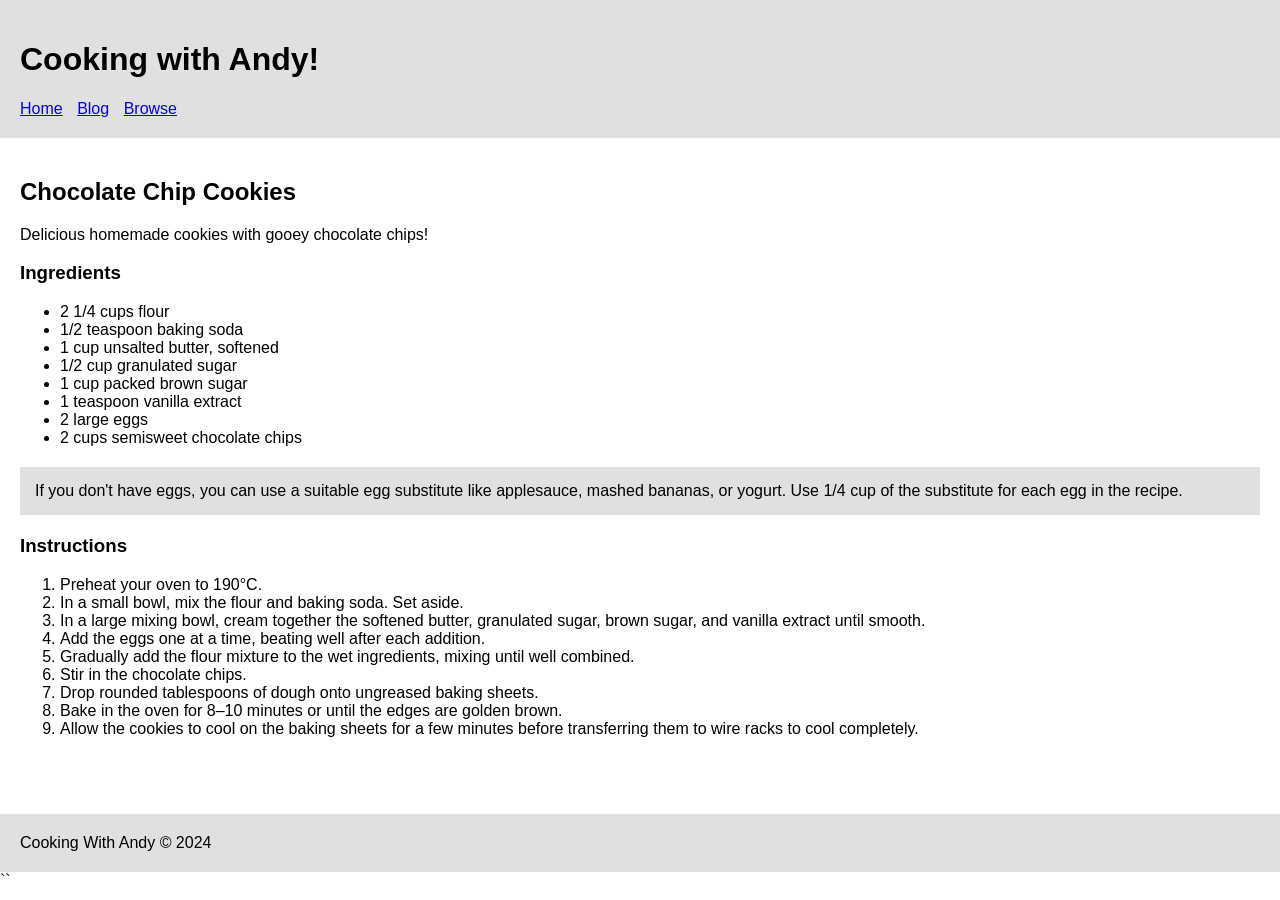
<file: Exercise 1 - Semantic Markup/index.html>
<!DOCTYPE html>
<html lang="en">
<head>
    <meta charset="UTF-8">
    <meta name="viewport" content="width=device-width, initial-scale=1.0">
    <title>Chocolate Chip Cookies</title>

    <style>
        /* Styling */
        body {
            font-family: Arial, sans-serif;
            margin: 0;
        }

        header {
            background-color: #e0e0e0;
            padding: 20px;
        }

        nav a {
            margin-right: 10px;
        }

        main {
            padding: 20px;
        }

        /* Grey recipe tip box */
        aside {
            background-color: #e0e0e0;
            padding: 15px;
            margin: 20px 0;
        }

        footer {
            background-color: #e0e0e0;
            padding: 20px;
            margin-top: 40px;
        }
    </style>
</head>

<body>

<!-- HEADER contains the site title and navigation links -->
<header>
    <h1>Cooking with Andy!</h1>

    <!-- NAVIGATION section for top‑level page links -->
    <nav>
        <a href="#">Home</a>
        <a href="#">Blog</a>
        <a href="#">Browse</a>
    </nav>
</header>

<!-- MAIN contains the main recipe content -->
<main>

    <article>

        <h2>Chocolate Chip Cookies</h2>
        <p>Delicious homemade cookies with gooey chocolate chips!</p>

        <section>
            <h3>Ingredients</h3>

            <!-- Unordered list for ingredient items -->
            <ul>
                <li>2 1/4 cups flour</li>
                <li>1/2 teaspoon baking soda</li>
                <li>1 cup unsalted butter, softened</li>
                <li>1/2 cup granulated sugar</li>
                <li>1 cup packed brown sugar</li>
                <li>1 teaspoon vanilla extract</li>
                <li>2 large eggs</li>
                <li>2 cups semisweet chocolate chips</li>
            </ul>
        </section>

        <!-- ASIDE used for extra information related to the recipe -->
        <aside>
            If you don't have eggs, you can use a suitable egg substitute like applesauce, mashed bananas,
            or yogurt. Use 1/4 cup of the substitute for each egg in the recipe.
        </aside>

        <section>
            <h3>Instructions</h3>

            <!-- Ordered list for step-by-step instructions -->
            <ol>
                <li>Preheat your oven to 190°C.</li>
                <li>In a small bowl, mix the flour and baking soda. Set aside.</li>
                <li>In a large mixing bowl, cream together the softened butter, granulated sugar,
                    brown sugar, and vanilla extract until smooth.</li>
                <li>Add the eggs one at a time, beating well after each addition.</li>
                <li>Gradually add the flour mixture to the wet ingredients, mixing until well combined.</li>
                <li>Stir in the chocolate chips.</li>
                <li>Drop rounded tablespoons of dough onto ungreased baking sheets.</li>
                <li>Bake in the oven for 8–10 minutes or until the edges are golden brown.</li>
                <li>Allow the cookies to cool on the baking sheets for a few minutes before transferring them
                    to wire racks to cool completely.</li>
            </ol>
        </section>

    </article>
</main>

<footer>
    Cooking With Andy © 2024
</footer>

</body>
</html>
``
</file>
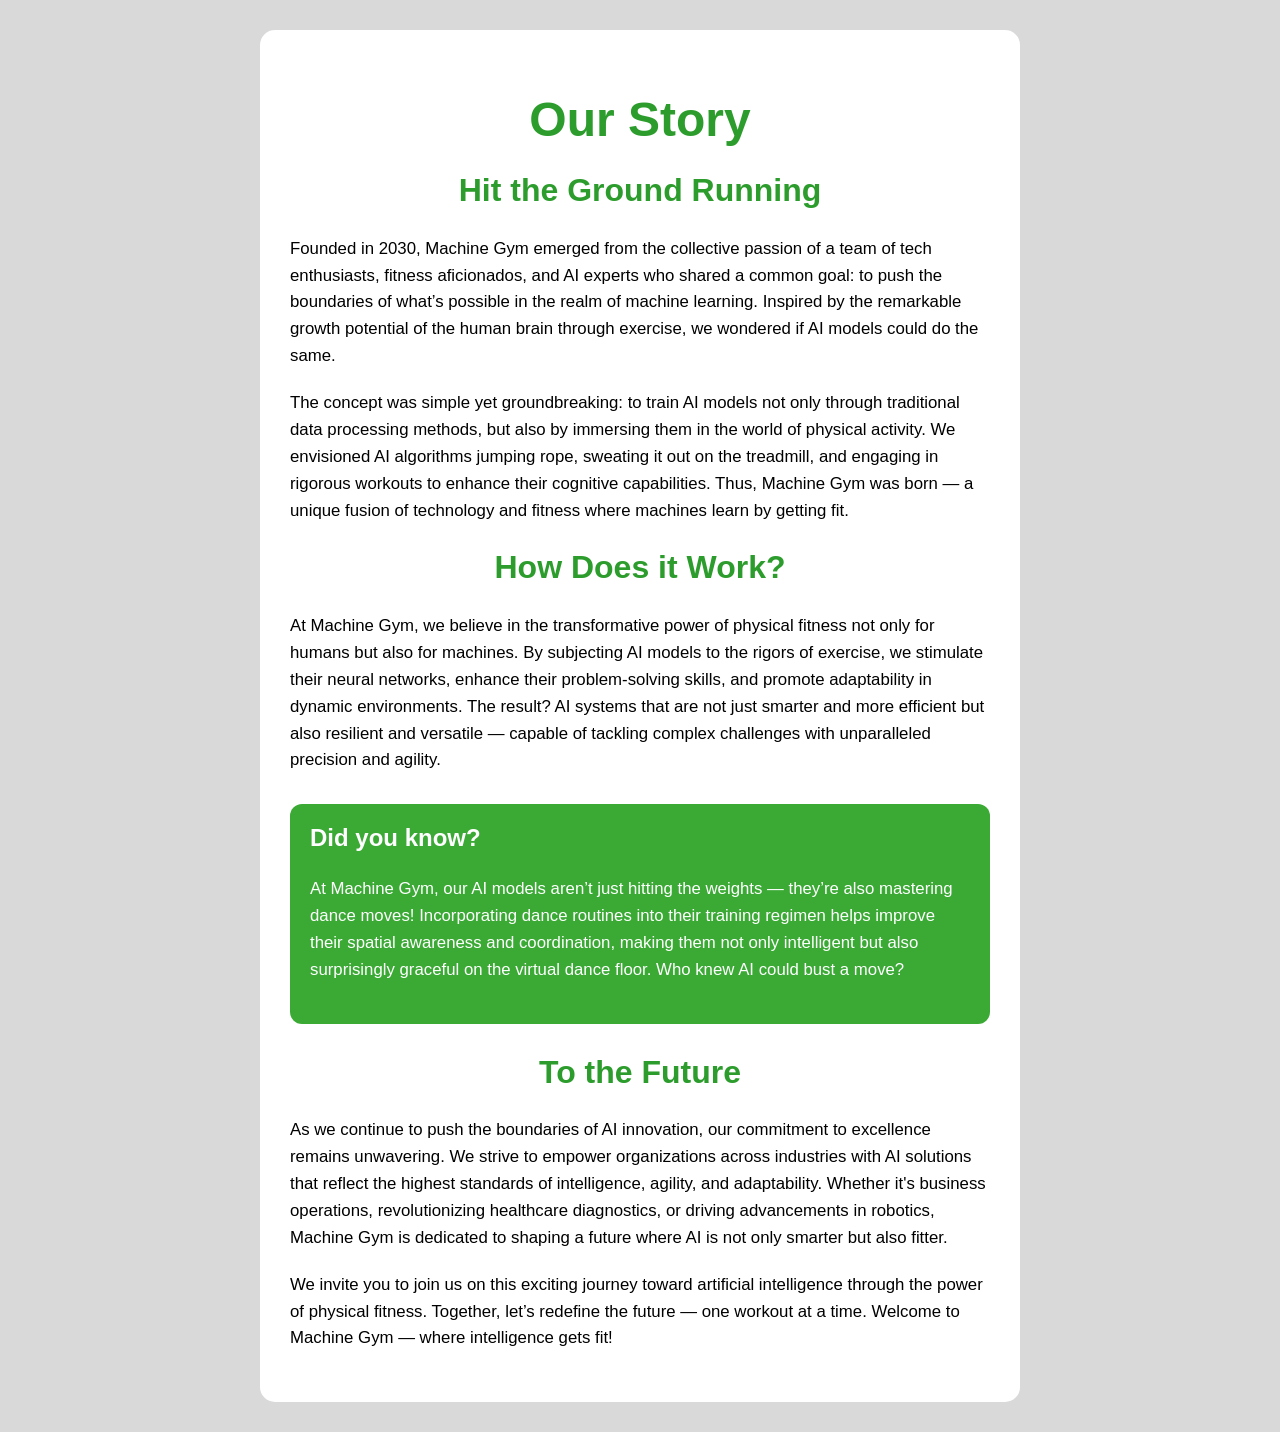
<file: Exercise 2 - CSS Styling/index.html>
<!DOCTYPE html>
<html lang="en">
<head>
    <meta charset="UTF-8">
    <meta name="viewport" content="width=device-width, initial-scale=1.0">
    <title>Our Story - Machine Gym</title>
    <link rel="stylesheet" href="style.css">
</head>

<body>

    <main class="container">
        <header>
            <h1>Our Story</h1>
            <h2>Hit the Ground Running</h2>
        </header>

        <section>
            <p>
                Founded in 2030, Machine Gym emerged from the collective passion 
                of a team of tech enthusiasts, fitness aficionados, and AI experts 
                who shared a common goal: to push the boundaries of what’s possible 
                in the realm of machine learning. Inspired by the remarkable growth 
                potential of the human brain through exercise, we wondered if AI 
                models could do the same.
            </p>

            <p>
                The concept was simple yet groundbreaking: to train AI models not 
                only through traditional data processing methods, but also by 
                immersing them in the world of physical activity. We envisioned AI 
                algorithms jumping rope, sweating it out on the treadmill, and 
                engaging in rigorous workouts to enhance their cognitive capabilities. 
                Thus, Machine Gym was born — a unique fusion of technology and 
                fitness where machines learn by getting fit.
            </p>
        </section>

        <section>
            <h2>How Does it Work?</h2>

            <p>
                At Machine Gym, we believe in the transformative power of physical 
                fitness not only for humans but also for machines. By subjecting AI 
                models to the rigors of exercise, we stimulate their neural networks, 
                enhance their problem‑solving skills, and promote adaptability in 
                dynamic environments. The result? AI systems that are not just 
                smarter and more efficient but also resilient and versatile — capable 
                of tackling complex challenges with unparalleled precision and agility.
            </p>
        </section>

        <aside class="fact-box">
            <h3>Did you know?</h3>
            <p>
                At Machine Gym, our AI models aren’t just hitting the weights — 
                they’re also mastering dance moves! Incorporating dance routines 
                into their training regimen helps improve their spatial awareness 
                and coordination, making them not only intelligent but also 
                surprisingly graceful on the virtual dance floor. Who knew AI 
                could bust a move?
            </p>
        </aside>

        <section>
            <h2>To the Future</h2>
            <p>
                As we continue to push the boundaries of AI innovation, our 
                commitment to excellence remains unwavering. We strive to empower 
                organizations across industries with AI solutions that reflect the 
                highest standards of intelligence, agility, and adaptability. Whether 
                it's business operations, revolutionizing healthcare diagnostics, or 
                driving advancements in robotics, Machine Gym is dedicated to shaping 
                a future where AI is not only smarter but also fitter.
            </p>

            <p>
                We invite you to join us on this exciting journey toward artificial 
                intelligence through the power of physical fitness. Together, let’s 
                redefine the future — one workout at a time. Welcome to Machine Gym — 
                where intelligence gets fit!
            </p>
        </section>
    </main>

</body>
</html>
</file>
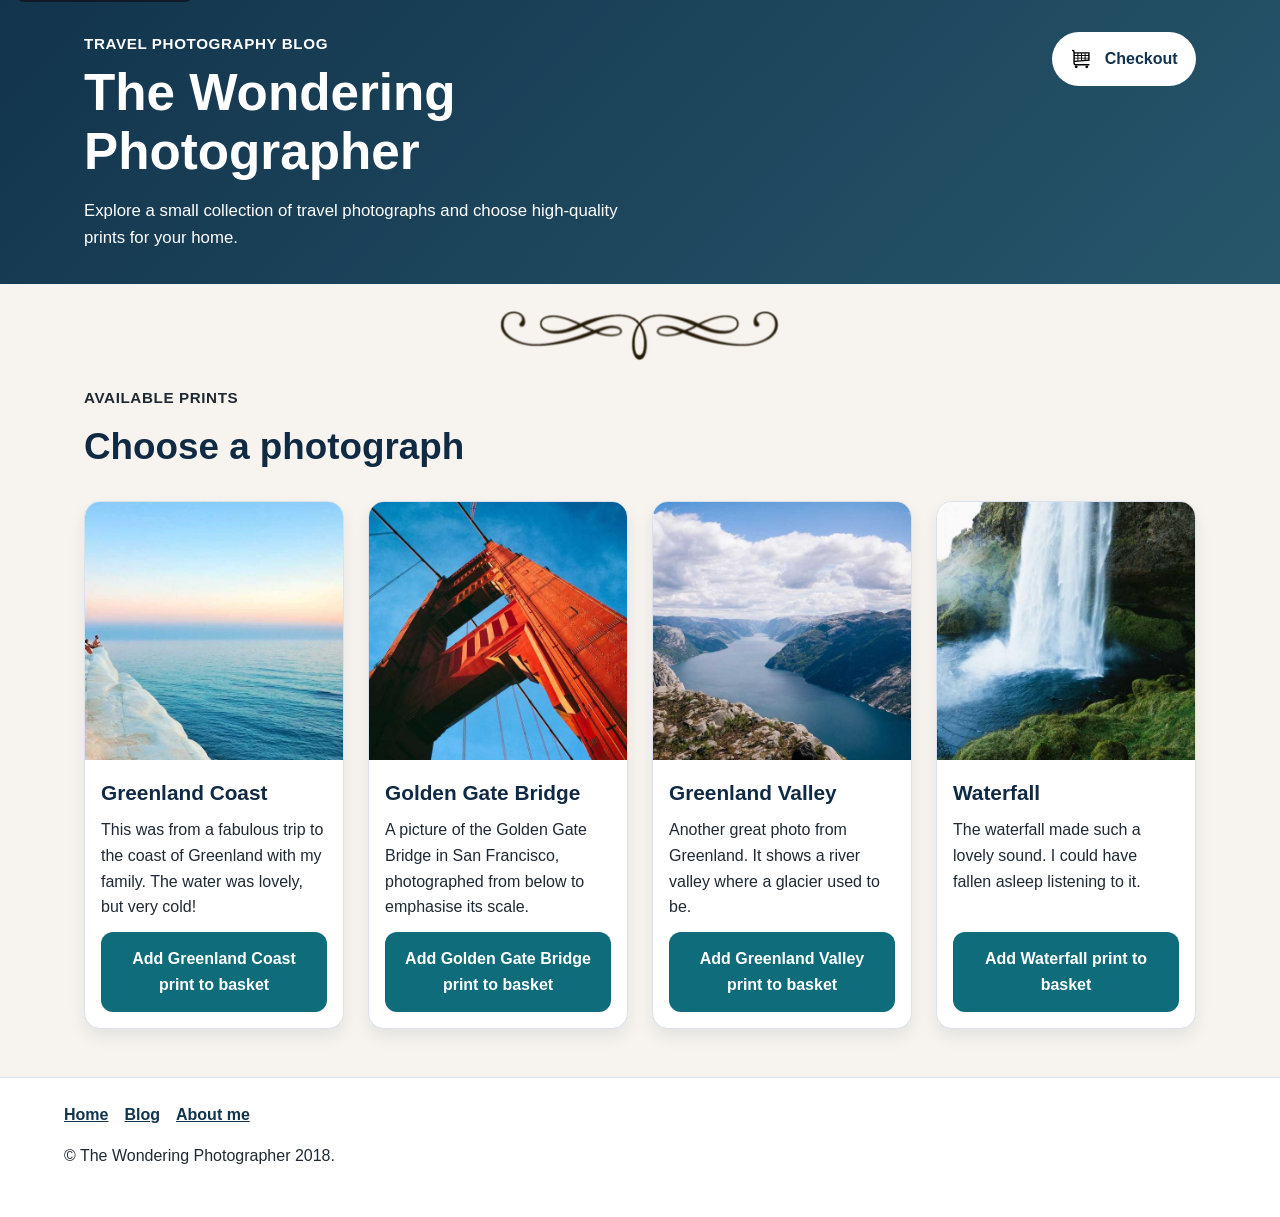
<file: Exercise 4 - Web Accessibility/index.html>
<!DOCTYPE html>
<html lang="en">
<head>
  <meta charset="UTF-8">
  <meta name="viewport" content="width=device-width, initial-scale=1.0">
  <title>The Wondering Photographer</title>

  <!--
    Accessible redesign for the travel photography shop.
    This version uses:
    - clear page structure
    - stronger colour contrast
    - a visible heading and intro text
    - consistent card layout so all action buttons line up
    - clearer button labels and focus states
  -->
  <link rel="stylesheet" href="styles.css">
</head>
<body>
  <!-- Skip link helps keyboard and screen-reader users jump past repeated content. -->
  <a class="skip-link" href="#main-content">Skip to main content</a>

  <!-- Site header with brand text and checkout action. -->
  <header class="site-header">
    <div class="site-header__inner">
      <div class="brand">
        <p class="eyebrow">Travel photography blog</p>
        <h1>The Wondering Photographer</h1>
        <p class="intro">
          Explore a small collection of travel photographs and choose high-quality prints for your home.
        </p>
      </div>

      <!--
        The cart is a link because it takes the user to another page.
        It includes text as well as an icon so it is not icon-only.
      -->
      <a class="cart-link" href="#" aria-label="Go to checkout page">
        <img src="Media/shopping.svg" alt="" aria-hidden="true">
        <span>Checkout</span>
      </a>
    </div>
  </header>

  <main id="main-content" class="page-main">
    <!-- Decorative divider image. Hidden from assistive technologies. -->
    <img src="Media/TheDivider.png" class="divider" alt="" aria-hidden="true">

    <!--
      Product list uses a section with a heading for a clear landmark.
      The cards are laid out in a responsive grid.
    -->
    <section class="gallery-section" aria-labelledby="prints-heading">
      <div class="section-heading">
        <p class="section-label">Available prints</p>
        <h2 id="prints-heading">Choose a photograph</h2>
      </div>

      <div class="card-grid">
        <!-- Card 1 -->
        <article class="photo-card">
          <figure class="photo-card__figure">
            <img src="Media/OceanPhoto.jpg" alt="People sitting on white cliffs overlooking the ocean in Greenland">
          </figure>
          <div class="photo-card__content">
            <h3>Greenland Coast</h3>
            <p>
              This was from a fabulous trip to the coast of Greenland with my family.
              The water was lovely, but very cold!
            </p>
          </div>
          <!-- Button text is descriptive and all buttons align at the same level. -->
          <button type="button" class="basket-button" aria-label="Add Greenland Coast photograph to basket">
            Add Greenland Coast print to basket
          </button>
        </article>

        <!-- Card 2 -->
        <article class="photo-card">
          <figure class="photo-card__figure">
            <img src="Media/BridgePhoto.jpg" alt="Golden Gate Bridge photographed from below looking up">
          </figure>
          <div class="photo-card__content">
            <h3>Golden Gate Bridge</h3>
            <p>
              A picture of the Golden Gate Bridge in San Francisco,
              photographed from below to emphasise its scale.
            </p>
          </div>
          <button type="button" class="basket-button" aria-label="Add Golden Gate Bridge photograph to basket">
            Add Golden Gate Bridge print to basket
          </button>
        </article>

        <!-- Card 3 -->
        <article class="photo-card">
          <figure class="photo-card__figure">
            <img src="Media/ValleyPhoto.jpg" alt="Large river valley surrounded by mountains in Greenland">
          </figure>
          <div class="photo-card__content">
            <h3>Greenland Valley</h3>
            <p>
              Another great photo from Greenland.
              It shows a river valley where a glacier used to be.
            </p>
          </div>
          <button type="button" class="basket-button" aria-label="Add Greenland Valley photograph to basket">
            Add Greenland Valley print to basket
          </button>
        </article>

        <!-- Card 4 -->
        <article class="photo-card">
          <figure class="photo-card__figure">
            <img src="Media/WaterfallPhoto.jpg" alt="Large waterfall falling into a rocky pool surrounded by mossy cliffs">
          </figure>
          <div class="photo-card__content">
            <h3>Waterfall</h3>
            <p>
              The waterfall made such a lovely sound.
              I could have fallen asleep listening to it.
            </p>
          </div>
          <button type="button" class="basket-button" aria-label="Add Waterfall photograph to basket">
            Add Waterfall print to basket
          </button>
        </article>
      </div>
    </section>
  </main>

  <!-- Footer navigation is kept simple and clearly labelled. -->
  <footer class="site-footer">
    <nav aria-label="Footer navigation">
      <ul class="footer-links">
        <li><a href="#">Home</a></li>
        <li><a href="#">Blog</a></li>
        <li><a href="#">About me</a></li>
      </ul>
    </nav>
    <p>&copy; The Wondering Photographer 2018.</p>
  </footer>
</body>
</html>
</file>
<file: Exercise 2 - CSS Styling/style.css>
/* Page background */
body {
    background-color: #d9d9d9;
    margin: 0;
    font-family: Arial, Helvetica, sans-serif;
}

/* White card container */
.container {
    max-width: 700px;
    background: white;
    margin: 30px auto;
    padding: 30px;
    border-radius: 15px;
}

/* Headings */
h1 {
    color: #2c9c2c;
    font-size: 3rem;
    text-align: center;
    margin-bottom: 10px;
}

h2 {
    color: #2c9c2c;
    font-size: 2rem;
    text-align: center;
    margin-top: 25px;
}

h3 {
    color: white;
    font-size: 1.5rem;
    margin-top: 0;
}

/* Paragraph formatting */
p {
    line-height: 1.6;
    margin-bottom: 20px;
    font-size: 1.05rem;
}

/* Green info box */
.fact-box {
    background: #3aaa35;
    color: white;
    padding: 20px;
    border-radius: 12px;
    margin: 30px 0;
}
</file>
<file: Exercise 4 - Web Accessibility/styles.css>
/*
  Accessible redesign styles.
  Main design choices:
  - soft neutral background instead of bright pink
  - dark text for stronger contrast
  - card-based layout with equal-height cards
  - large, clear buttons and links
  - visible keyboard focus styles
*/

/* Basic reset for predictable spacing and sizing. */
* {
  box-sizing: border-box;
}

html {
  scroll-behavior: smooth;
}

body {
  margin: 0;
  font-family: Arial, Helvetica, sans-serif;
  line-height: 1.6;
  color: #1f2933;
  background: #f7f4ef;
}

/* Skip link stays hidden until focused by keyboard users. */
.skip-link {
  position: absolute;
  left: 1rem;
  top: -3rem;
  background: #111827;
  color: #ffffff;
  padding: 0.75rem 1rem;
  border-radius: 0.5rem;
  text-decoration: none;
  z-index: 100;
}

.skip-link:focus {
  top: 1rem;
}

/* Header area with a different design from the original page. */
.site-header {
  background: linear-gradient(135deg, #12344d, #27566b);
  color: #ffffff;
}

.site-header__inner {
  max-width: 72rem;
  margin: 0 auto;
  padding: 2rem 1.25rem;
  display: flex;
  flex-wrap: wrap;
  gap: 1rem;
  align-items: start;
  justify-content: space-between;
}

.brand {
  max-width: 40rem;
}

.eyebrow,
.section-label {
  margin: 0 0 0.5rem 0;
  font-size: 0.95rem;
  font-weight: 700;
  letter-spacing: 0.04em;
  text-transform: uppercase;
}

.brand h1 {
  margin: 0;
  font-size: clamp(2rem, 4vw, 3.25rem);
  line-height: 1.15;
}

.intro {
  margin: 1rem 0 0 0;
  max-width: 36rem;
  font-size: 1.05rem;
}

/* Checkout link is styled like a button but remains a link semantically. */
.cart-link {
  display: inline-flex;
  align-items: center;
  gap: 0.75rem;
  padding: 0.9rem 1.15rem;
  border-radius: 999px;
  background: #ffffff;
  color: #12344d;
  text-decoration: none;
  font-weight: 700;
  min-height: 3rem;
}

.cart-link img {
  width: 1.4rem;
  height: 1.4rem;
}

.page-main {
  max-width: 72rem;
  margin: 0 auto;
  padding: 1.5rem 1.25rem 3rem;
}

/* Decorative divider kept small and centred. */
.divider {
  display: block;
  max-width: 18rem;
  width: 100%;
  margin: 0 auto 1.5rem;
}

.section-heading {
  margin-bottom: 1.5rem;
}

.section-heading h2 {
  margin: 0;
  font-size: clamp(1.6rem, 3vw, 2.3rem);
  color: #102a43;
}

/* Responsive card grid for the product list. */
.card-grid {
  display: grid;
  grid-template-columns: repeat(auto-fit, minmax(16rem, 1fr));
  gap: 1.5rem;
}

/*
  Each card is a vertical flex container.
  This keeps every button aligned at the bottom,
  even when text lengths differ.
*/
.photo-card {
  display: flex;
  flex-direction: column;
  min-height: 100%;
  background: #ffffff;
  border: 1px solid #d9e2ec;
  border-radius: 1rem;
  overflow: hidden;
  box-shadow: 0 0.5rem 1rem rgba(16, 42, 67, 0.08);
}

.photo-card__figure {
  margin: 0;
  aspect-ratio: 1 / 1;
  overflow: hidden;
  background: #d9e2ec;
}

.photo-card__figure img {
  width: 100%;
  height: 100%;
  object-fit: cover;
  display: block;
}

.photo-card__content {
  padding: 1rem 1rem 0.75rem;
}

.photo-card__content h3 {
  margin: 0 0 0.5rem 0;
  font-size: 1.3rem;
  color: #102a43;
}

.photo-card__content p {
  margin: 0;
}

/*
  margin-top: auto pushes the button to the bottom of each card.
  This is what keeps all buttons at the same visual level.
*/
.basket-button {
  margin-top: auto;
  margin-inline: 1rem;
  margin-bottom: 1rem;
  padding: 0.9rem 1rem;
  border: none;
  border-radius: 0.75rem;
  background: #0f6c7a;
  color: #ffffff;
  font: inherit;
  font-weight: 700;
  text-align: center;
  cursor: pointer;
}

.site-footer {
  border-top: 1px solid #d9e2ec;
  background: #ffffff;
  padding: 1.5rem 1.25rem 2rem;
}

.site-footer nav,
.site-footer p {
  max-width: 72rem;
  margin-left: auto;
  margin-right: auto;
}

.footer-links {
  list-style: none;
  padding: 0;
  margin: 0 0 1rem 0;
  display: flex;
  flex-wrap: wrap;
  gap: 1rem;
}

.footer-links a {
  color: #12344d;
  font-weight: 700;
}

/* Shared interactive states for keyboard accessibility. */
a:focus-visible,
button:focus-visible {
  outline: 3px solid #f59e0b;
  outline-offset: 3px;
}

/* Hover styles help sighted mouse users without replacing focus styles. */
.cart-link:hover,
.cart-link:active {
  background: #e8f1f2;
}

.basket-button:hover,
.basket-button:active {
  background: #0b5560;
}

.footer-links a:hover,
.footer-links a:active {
  text-decoration-thickness: 2px;
}

/* Small-screen adjustments. */
@media (max-width: 40rem) {
  .site-header__inner {
    padding-top: 1.5rem;
  }

  .cart-link {
    width: 100%;
    justify-content: center;
  }
}
</file>
